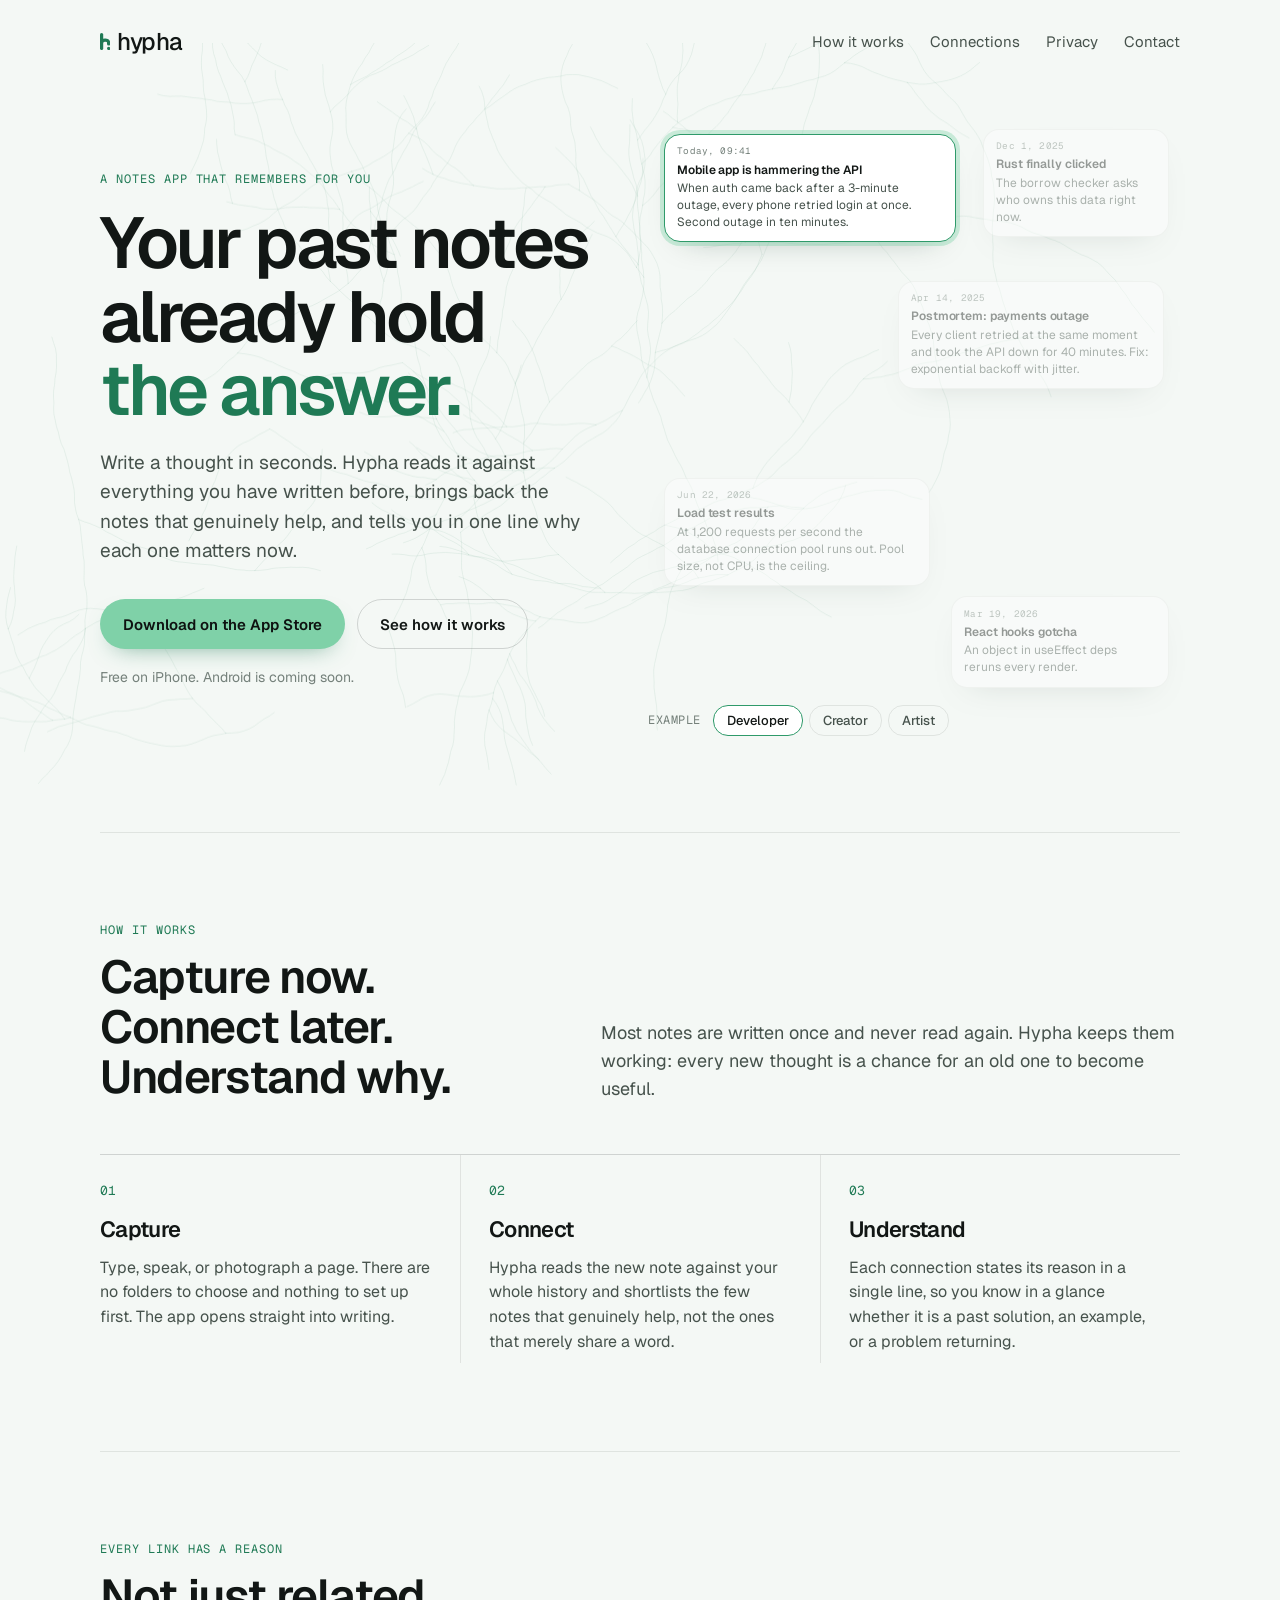
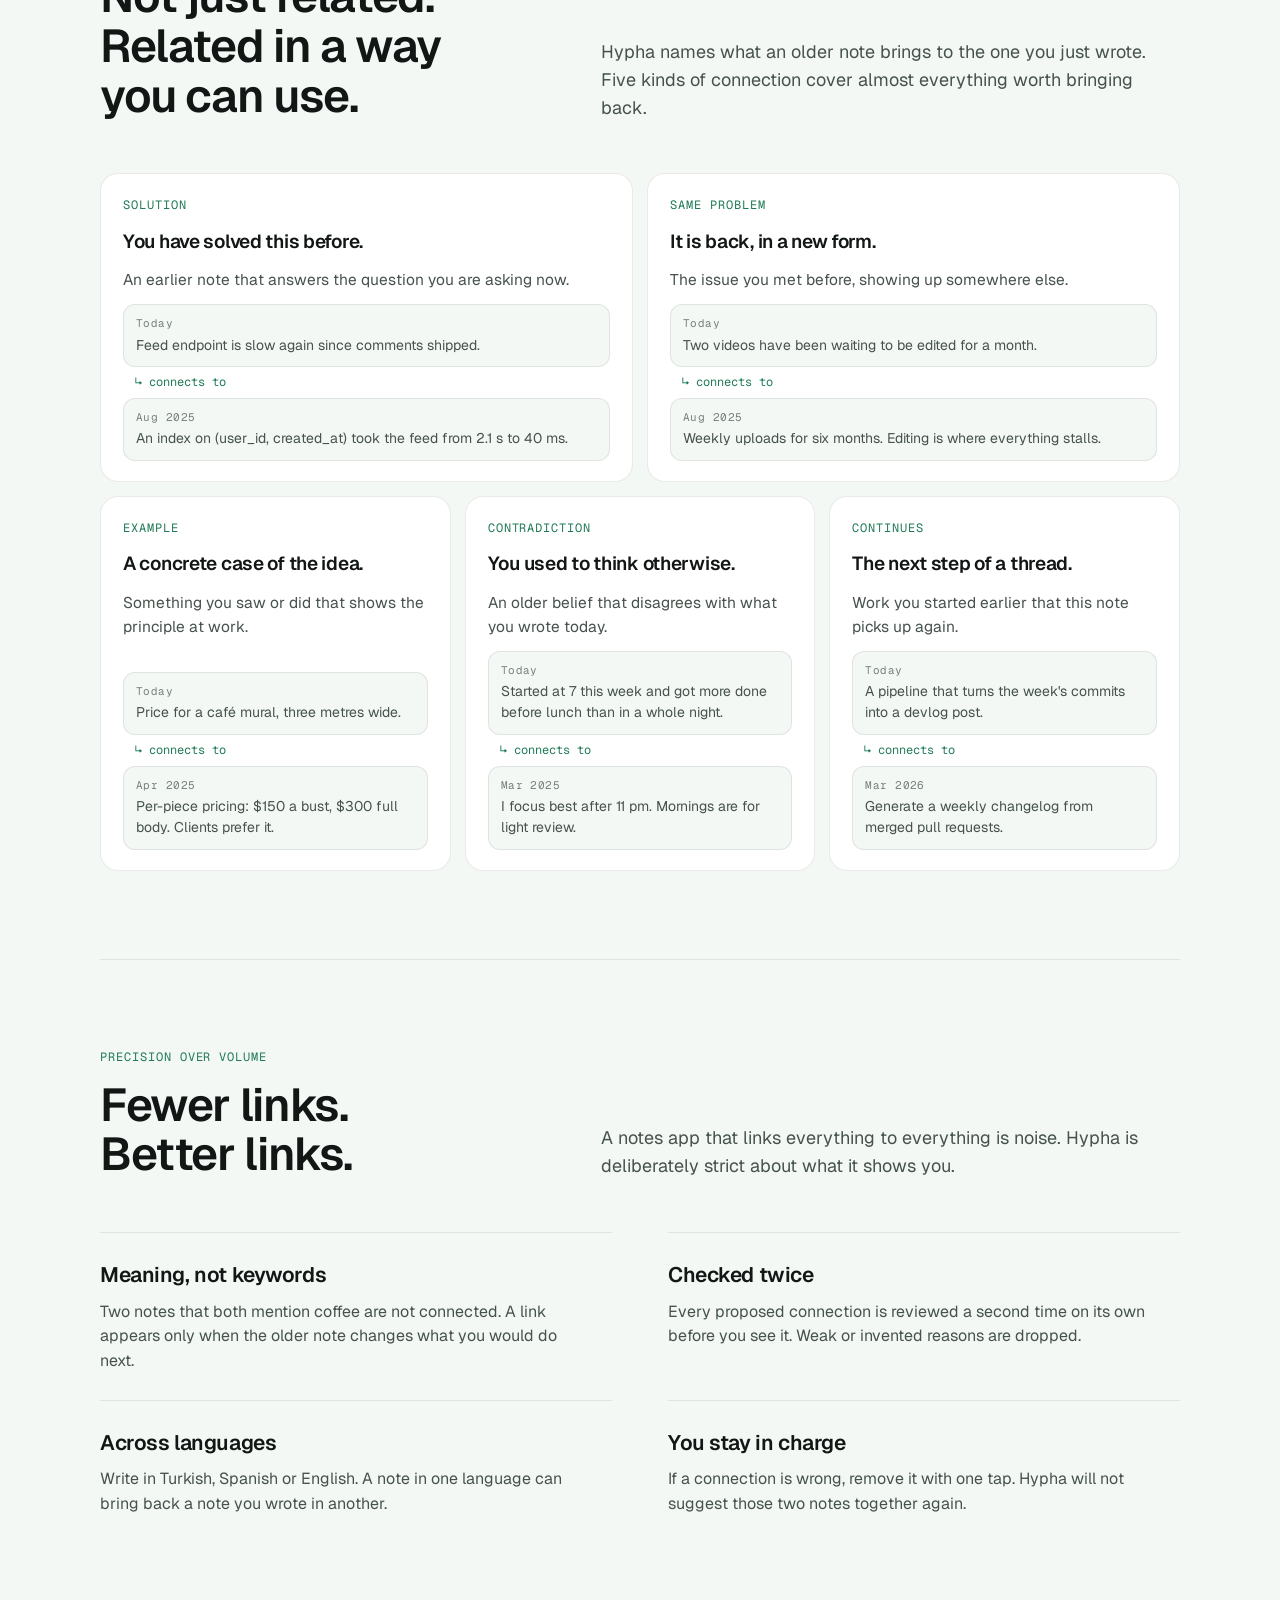
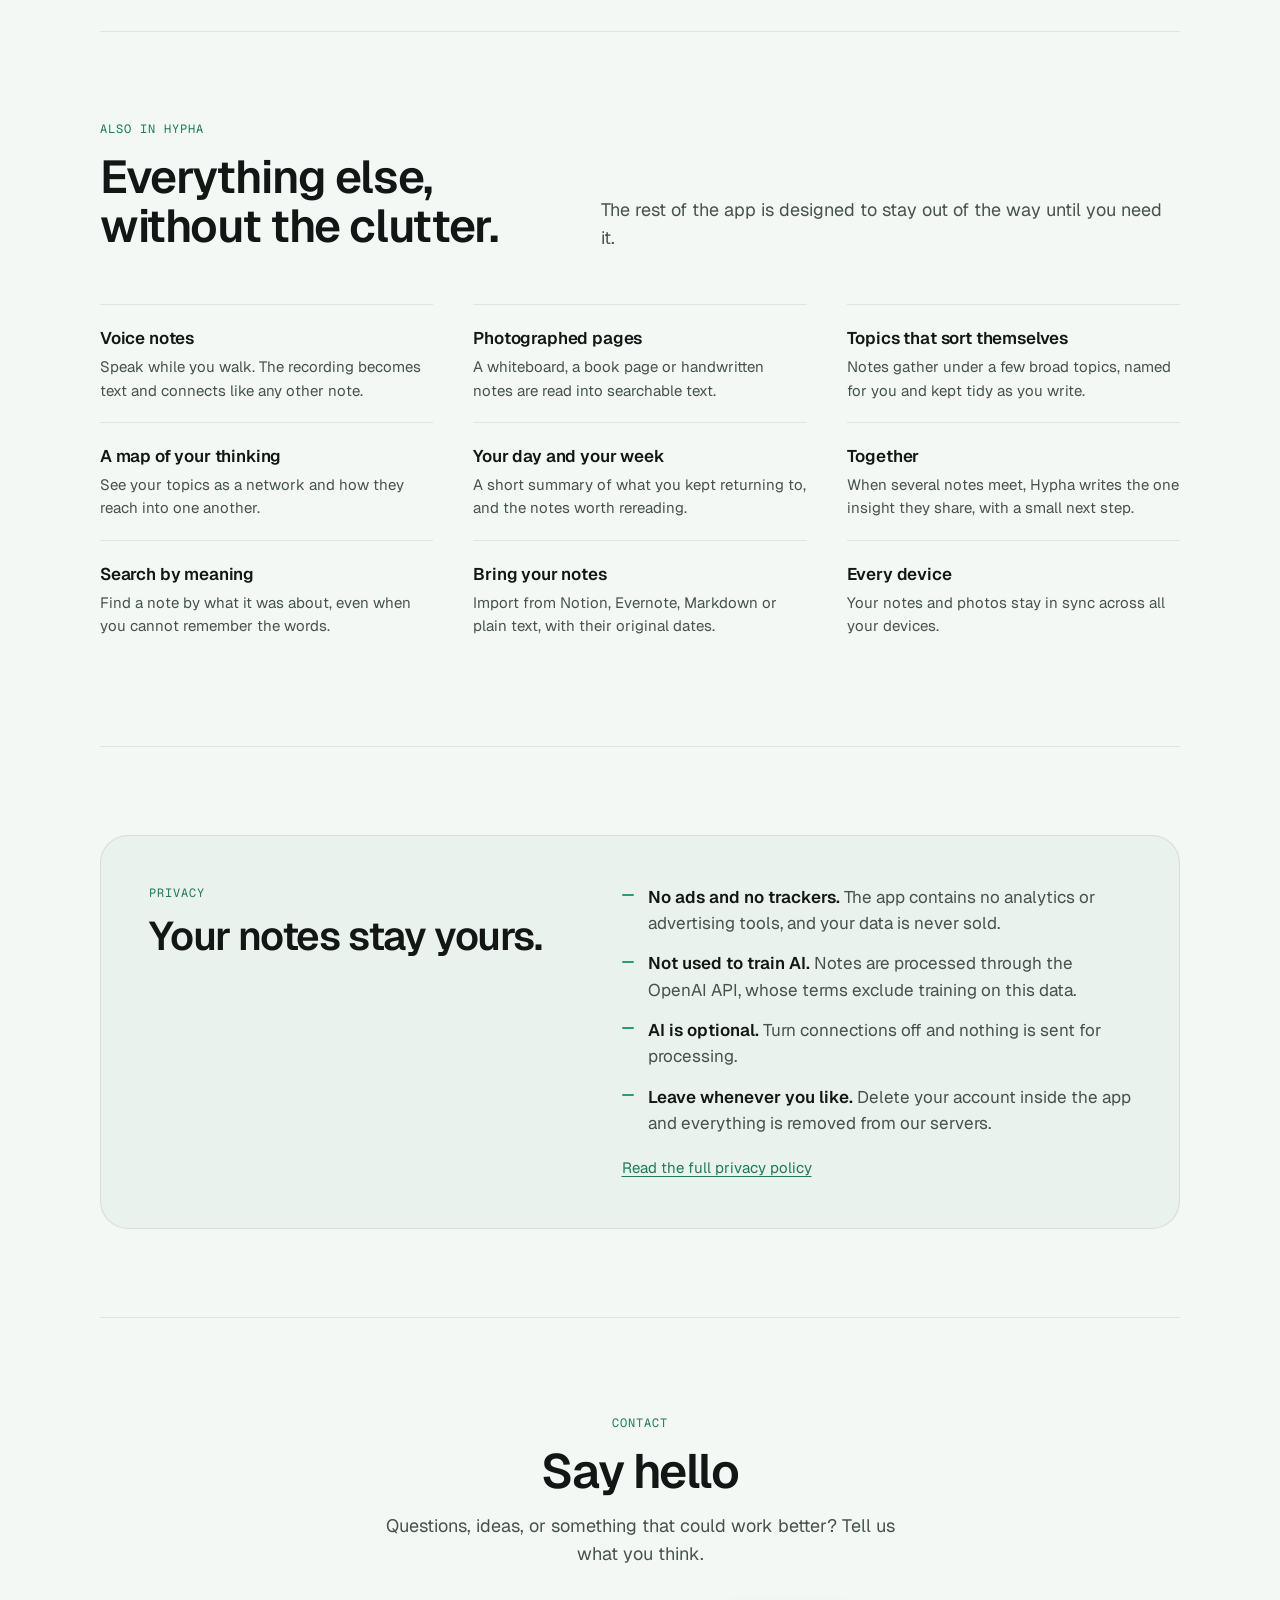
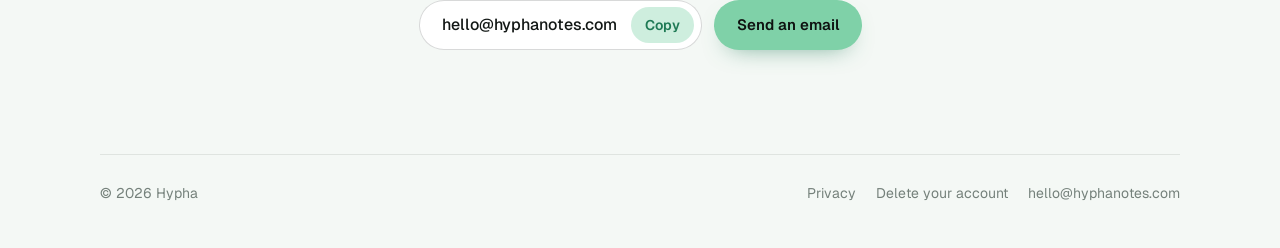
<file: index.html>
<!doctype html>
<html lang="en">
<head>
<meta charset="utf-8">
<meta name="viewport" content="width=device-width, initial-scale=1, viewport-fit=cover">
<title>Hypha · Notes that connect</title>
<meta name="description" content="Hypha is a notes app that connects what you write today to what you wrote before, and tells you why each connection matters.">
<meta name="theme-color" content="#7FD1A8">
<link rel="icon" href="/favicon.png">
<link rel="apple-touch-icon" href="/apple-touch-icon.png">
<meta property="og:title" content="Hypha · Notes that connect">
<meta property="og:description" content="Your past notes already hold the answer. Hypha finds them, and tells you why they matter now.">
<meta property="og:image" content="https://hyphanotes.com/icon-512.png">
<link rel="preconnect" href="https://fonts.googleapis.com">
<link rel="preconnect" href="https://fonts.gstatic.com" crossorigin>
<link href="https://fonts.googleapis.com/css2?family=Geist:wght@400;500;600&family=Geist+Mono:wght@400;500&display=swap" rel="stylesheet">
<link rel="stylesheet" href="/style.css?v=5">
</head>
<body>
<div class="wrap">
<header class="top">
  <a class="lockup" href="/" aria-label="Hypha home"><svg viewBox="308 172 408 680" aria-hidden="true"><path class="mark" d="M372 236 L372 788" stroke-width="128" stroke-linecap="round"/><path class="mark" d="M372 560 C372 430,652 410,652 560 L652 610" stroke-width="128" stroke-linecap="round"/><circle class="dot" cx="652" cy="788" r="64"/></svg>hypha</a>
  <nav class="nav"><a href="#how">How it works</a><a class="opt" href="#reasons">Connections</a><a href="/privacy">Privacy</a><a href="#contact">Contact</a></nav>
</header>

<main>
<section class="hero">
  <canvas class="field-bg" id="field" aria-hidden="true"></canvas>
  <div>
    <div class="label">A notes app that remembers for you</div>
    <h1>Your past notes already hold <em>the answer.</em></h1>
    <p class="lede">Write a thought in seconds. Hypha reads it against everything you have written before, brings back the notes that genuinely help, and tells you in one line why each one matters now.</p>
    <div class="actions">
      <a class="btn primary" href="https://apps.apple.com/app/id6830665921">Download on the App Store</a>
      <a class="btn ghost" href="#how">See how it works</a>
    </div>
    <p class="soon">Free on iPhone. Android is coming soon.</p>
  </div>

  <div class="demo">
    <div class="net" id="net" role="img" aria-label="An example: a new note links to two older notes, each with a one-line reason.">
      <svg class="threads" id="threads" aria-hidden="true"></svg>
    </div>
    <div class="who" role="group" aria-label="Example notes">
      <span>EXAMPLE</span>
      <button type="button" data-s="0" aria-pressed="true">Developer</button>
      <button type="button" data-s="1" aria-pressed="false">Creator</button>
      <button type="button" data-s="2" aria-pressed="false">Artist</button>
    </div>
  </div>
</section>

<section class="block" id="how">
  <div class="head">
    <div>
      <div class="label">How it works</div>
      <h2>Capture now. Connect later. Understand why.</h2>
    </div>
    <p>Most notes are written once and never read again. Hypha keeps them working: every new thought is a chance for an old one to become useful.</p>
  </div>
  <ol class="steps3">
    <li><div class="num">01</div><h3>Capture</h3><p>Type, speak, or photograph a page. There are no folders to choose and nothing to set up first. The app opens straight into writing.</p></li>
    <li><div class="num">02</div><h3>Connect</h3><p>Hypha reads the new note against your whole history and shortlists the few notes that genuinely help, not the ones that merely share a word.</p></li>
    <li><div class="num">03</div><h3>Understand</h3><p>Each connection states its reason in a single line, so you know in a glance whether it is a past solution, an example, or a problem returning.</p></li>
  </ol>
</section>

<section class="block" id="reasons">
  <div class="head">
    <div>
      <div class="label">Every link has a reason</div>
      <h2>Not just related. Related in a way you can use.</h2>
    </div>
    <p>Hypha names what an older note brings to the one you just wrote. Five kinds of connection cover almost everything worth bringing back.</p>
  </div>
  <div class="roles">
    <article class="role">
      <div class="label">Solution</div>
      <h3>You have solved this before.</h3>
      <p>An earlier note that answers the question you are asking now.</p>
      <div class="pair"><div><small>Today</small>Feed endpoint is slow again since comments shipped.</div><div class="arrow">↳ connects to</div><div><small>Aug 2025</small>An index on (user_id, created_at) took the feed from 2.1 s to 40 ms.</div></div>
    </article>
    <article class="role">
      <div class="label">Same problem</div>
      <h3>It is back, in a new form.</h3>
      <p>The issue you met before, showing up somewhere else.</p>
      <div class="pair"><div><small>Today</small>Two videos have been waiting to be edited for a month.</div><div class="arrow">↳ connects to</div><div><small>Aug 2025</small>Weekly uploads for six months. Editing is where everything stalls.</div></div>
    </article>
    <article class="role">
      <div class="label">Example</div>
      <h3>A concrete case of the idea.</h3>
      <p>Something you saw or did that shows the principle at work.</p>
      <div class="pair"><div><small>Today</small>Price for a café mural, three metres wide.</div><div class="arrow">↳ connects to</div><div><small>Apr 2025</small>Per-piece pricing: $150 a bust, $300 full body. Clients prefer it.</div></div>
    </article>
    <article class="role">
      <div class="label">Contradiction</div>
      <h3>You used to think otherwise.</h3>
      <p>An older belief that disagrees with what you wrote today.</p>
      <div class="pair"><div><small>Today</small>Started at 7 this week and got more done before lunch than in a whole night.</div><div class="arrow">↳ connects to</div><div><small>Mar 2025</small>I focus best after 11 pm. Mornings are for light review.</div></div>
    </article>
    <article class="role">
      <div class="label">Continues</div>
      <h3>The next step of a thread.</h3>
      <p>Work you started earlier that this note picks up again.</p>
      <div class="pair"><div><small>Today</small>A pipeline that turns the week's commits into a devlog post.</div><div class="arrow">↳ connects to</div><div><small>Mar 2026</small>Generate a weekly changelog from merged pull requests.</div></div>
    </article>
  </div>
</section>

<section class="block" id="principles">
  <div class="head">
    <div>
      <div class="label">Precision over volume</div>
      <h2>Fewer links. Better links.</h2>
    </div>
    <p>A notes app that links everything to everything is noise. Hypha is deliberately strict about what it shows you.</p>
  </div>
  <div class="principles">
    <div><h3>Meaning, not keywords</h3><p>Two notes that both mention coffee are not connected. A link appears only when the older note changes what you would do next.</p></div>
    <div><h3>Checked twice</h3><p>Every proposed connection is reviewed a second time on its own before you see it. Weak or invented reasons are dropped.</p></div>
    <div><h3>Across languages</h3><p>Write in Turkish, Spanish or English. A note in one language can bring back a note you wrote in another.</p></div>
    <div><h3>You stay in charge</h3><p>If a connection is wrong, remove it with one tap. Hypha will not suggest those two notes together again.</p></div>
  </div>
</section>

<section class="block" id="features">
  <div class="head">
    <div>
      <div class="label">Also in Hypha</div>
      <h2>Everything else, without the clutter.</h2>
    </div>
    <p>The rest of the app is designed to stay out of the way until you need it.</p>
  </div>
  <div class="more">
    <div><h3>Voice notes</h3><p>Speak while you walk. The recording becomes text and connects like any other note.</p></div>
    <div><h3>Photographed pages</h3><p>A whiteboard, a book page or handwritten notes are read into searchable text.</p></div>
    <div><h3>Topics that sort themselves</h3><p>Notes gather under a few broad topics, named for you and kept tidy as you write.</p></div>
    <div><h3>A map of your thinking</h3><p>See your topics as a network and how they reach into one another.</p></div>
    <div><h3>Your day and your week</h3><p>A short summary of what you kept returning to, and the notes worth rereading.</p></div>
    <div><h3>Together</h3><p>When several notes meet, Hypha writes the one insight they share, with a small next step.</p></div>
    <div><h3>Search by meaning</h3><p>Find a note by what it was about, even when you cannot remember the words.</p></div>
    <div><h3>Bring your notes</h3><p>Import from Notion, Evernote, Markdown or plain text, with their original dates.</p></div>
    <div><h3>Every device</h3><p>Your notes and photos stay in sync across all your devices.</p></div>
  </div>
</section>

<section class="block" id="privacy">
  <div class="privacy-band">
    <div>
      <div class="label">Privacy</div>
      <h2>Your notes stay yours.</h2>
    </div>
    <div>
      <ul>
        <li><strong>No ads and no trackers.</strong> The app contains no analytics or advertising tools, and your data is never sold.</li>
        <li><strong>Not used to train AI.</strong> Notes are processed through the OpenAI API, whose terms exclude training on this data.</li>
        <li><strong>AI is optional.</strong> Turn connections off and nothing is sent for processing.</li>
        <li><strong>Leave whenever you like.</strong> Delete your account inside the app and everything is removed from our servers.</li>
      </ul>
      <p class="more-link"><a href="/privacy">Read the full privacy policy</a></p>
    </div>
  </div>
</section>

<section class="contact" id="contact">
  <div class="label">Contact</div>
  <h2>Say hello</h2>
  <p>Questions, ideas, or something that could work better? Tell us what you think.</p>
  <div class="mail">
    <button class="addr" type="button" id="copy" title="Copy address">
      <span id="addr">hello@hyphanotes.com</span>
      <span class="copy-label" id="copyLabel">Copy</span>
    </button>
    <a class="btn primary" href="mailto:hello@hyphanotes.com">Send an email</a>
  </div>
</section>
</main>

<footer>
  <span>© 2026 Hypha</span>
  <span><a href="/privacy">Privacy</a><a href="/delete">Delete your account</a><a href="mailto:hello@hyphanotes.com">hello@hyphanotes.com</a></span>
</footer>
</div>

<script>
(function () {
  // ---- Example notes: one new note, two older notes it connects to, two that it doesn't.
  var S = [
    { new: ["Today, 09:41", "Mobile app is hammering the API", "When auth came back after a 3-minute outage, every phone retried login at once. Second outage in ten minutes."],
      a: ["Apr 14, 2025", "Postmortem: payments outage", "Every client retried at the same moment and took the API down for 40 minutes. Fix: exponential backoff with jitter.", "Solution", "You fixed this exact pattern in April: back off, with jitter."],
      b: ["Jun 22, 2026", "Load test results", "At 1,200 requests per second the database connection pool runs out. Pool size, not CPU, is the ceiling.", "Example", "Shows where the next limit is when traffic spikes."],
      d: [["Dec 1, 2025", "Rust finally clicked", "The borrow checker asks who owns this data right now."], ["Mar 19, 2026", "React hooks gotcha", "An object in useEffect deps reruns every render."]] },
    { new: ["Today, 18:20", "Video idea: Big-O for non-programmers", "Most viewers leave tutorials in the first minute. How should this one open so they stay?"],
      a: ["Apr 15, 2026", "Hook formula from Ali", "Show the finished result on screen in the first three seconds, then rewind and explain how you got there.", "Solution", "A tested opening for exactly this question."],
      b: ["Mar 10, 2025", "Retention graph, Git video", "35% of viewers left at 0:40, right where I explained my setup instead of the promise.", "Same problem", "The first minute is where you lost them before."],
      d: [["Jul 27, 2026", "Lighting setup", "Key light at 45°, window behind the camera."], ["Oct 30, 2025", "Shorts experiment", "1,200 new subscribers, few watch long videos."]] },
    { new: ["Today, 22:05", "Series for the spring show", "The gallery wants eight connected pieces, something personal, a clear voice. I don't have a theme yet."],
      a: ["Feb 22, 2026", "A theme I keep returning to", "Empty rooms right after people leave. Five sketches of it, none of them planned.", "Solution", "A theme you already return to without trying."],
      b: ["Jun 25, 2025", "Curator feedback", "\"Technically strong, but it doesn't say anything yet.\"", "Continues", "This show is your chance to answer her."],
      d: [["Mar 28, 2026", "Prints vs originals", "40 prints sold at the fair, one original."], ["Jan 15, 2026", "Rim light study", "A warm edge makes a figure pop off dark."]] }
  ];

  var net = document.getElementById('net'), svg = document.getElementById('threads');
  var buttons = [].slice.call(document.querySelectorAll('.who button'));
  var reduce = window.matchMedia('(prefers-reduced-motion: reduce)').matches;
  var NS = 'http://www.w3.org/2000/svg';
  var cur = 0, run = 0, timers = [];

  function el(tag, cls, text) { var e = document.createElement(tag); if (cls) e.className = cls; if (text != null) e.textContent = text; return e; }
  function card(d, cls, why) {
    var n = el('div', 'n ' + cls);
    n.appendChild(el('div', 'when', d[0]));
    n.appendChild(el('b', '', d[1]));
    var p = el('p', '', d[2]); n.appendChild(p);
    if (why) {
      var w = el('div', 'why'), inner = el('div'), s = el('span');
      var role = el('i', '', why[0]); s.appendChild(role); s.appendChild(document.createTextNode(why[1]));
      inner.appendChild(s); w.appendChild(inner); n.appendChild(w);
    }
    return n;
  }
  function narrow() { return net.clientWidth < 520; }
  // Where each card sits (percent of the field).
  function place(n, slot) {
    var wide = {
      new: [3, 2, 55], a: [47, 28, 50], b: [3, 63, 50], d0: [63, 1, 35], d1: [57, 84, 41]
    }, small = {
      new: [2, 1, 80], a: [18, 31, 80], b: [2, 66, 80], d0: [0, 0, 0], d1: [0, 0, 0]
    };
    var p = (narrow() ? small : wide)[slot];
    n.style.left = p[0] + '%'; n.style.top = p[1] + '%'; n.style.width = p[2] + '%';
    if (narrow() && slot[0] === 'd') n.style.display = 'none';
  }
  function later(ms, f) { var id = run; timers.push(setTimeout(function () { if (id === run) f(); }, reduce ? 0 : ms)); }
  function clear() { timers.forEach(clearTimeout); timers = []; run++; [].slice.call(net.querySelectorAll('.n')).forEach(function (n) { n.remove(); }); svg.innerHTML = ''; }

  // A thread from card A to card B: leaves the facing edge, curves like a hypha.
  function anchor(r, other) {
    var cx = r.x + r.w / 2, cy = r.y + r.h / 2, ox = other.x + other.w / 2, oy = other.y + other.h / 2;
    var dx = ox - cx, dy = oy - cy;
    if (Math.abs(dx) / r.w > Math.abs(dy) / r.h) return { x: dx > 0 ? r.x + r.w : r.x, y: cy + Math.max(-r.h * .25, Math.min(r.h * .25, dy * .2)), nx: dx > 0 ? 1 : -1, ny: 0 };
    return { x: cx + Math.max(-r.w * .3, Math.min(r.w * .3, dx * .25)), y: dy > 0 ? r.y + r.h : r.y, nx: 0, ny: dy > 0 ? 1 : -1 };
  }
  function rect(n) { var b = net.getBoundingClientRect(), r = n.getBoundingClientRect(); return { x: r.left - b.left, y: r.top - b.top, w: r.width, h: r.height }; }
  function grow(from, to, done) {
    var A = rect(from), B = rect(to), p = anchor(A, B), q = anchor(B, A);
    // On a phone the cards stack; a thread to a card below the middle one
    // runs down the left margin instead of behind it.
    if (narrow() && B.y - (A.y + A.h) > 60) {
      p = { x: A.x + 14, y: A.y + A.h, nx: 0, ny: 1 }; q = { x: B.x + 14, y: B.y, nx: 0, ny: -1 };
    }
    var dist = Math.hypot(q.x - p.x, q.y - p.y), k = dist * .42;
    var d = 'M' + p.x + ' ' + p.y + ' C' + (p.x + p.nx * k + (q.x - p.x) * .1) + ' ' + (p.y + p.ny * k) + ' ' + (q.x + q.nx * k) + ' ' + (q.y + q.ny * k - (q.y - p.y) * .08) + ' ' + q.x + ' ' + q.y;
    var g = document.createElementNS(NS, 'g');
    var halo = document.createElementNS(NS, 'path'); halo.setAttribute('class', 't halo'); halo.setAttribute('d', d);
    var path = document.createElementNS(NS, 'path'); path.setAttribute('class', 't'); path.setAttribute('d', d);
    var tipG = document.createElementNS(NS, 'circle'); tipG.setAttribute('class', 'tip-glow'); tipG.setAttribute('r', 7);
    var tip = document.createElementNS(NS, 'circle'); tip.setAttribute('class', 'tip'); tip.setAttribute('r', 2.6);
    g.appendChild(halo); g.appendChild(path); g.appendChild(tipG); g.appendChild(tip); svg.appendChild(g);
    var len = path.getTotalLength();
    [halo, path].forEach(function (x) { x.style.strokeDasharray = len; x.style.strokeDashoffset = len; });
    // Little side filaments, like hyphae branching as they grow.
    var branches = [];
    [.28, .52, .74].forEach(function (f, i) {
      var pt = path.getPointAtLength(len * f), pt2 = path.getPointAtLength(len * f + 2);
      var ang = Math.atan2(pt2.y - pt.y, pt2.x - pt.x) + (i % 2 ? 1 : -1) * (0.7 + Math.random() * .4);
      var L = 10 + Math.random() * 12, mx = pt.x + Math.cos(ang) * L * .6, my = pt.y + Math.sin(ang) * L * .6;
      var ex = pt.x + Math.cos(ang + .3) * L, ey = pt.y + Math.sin(ang + .3) * L;
      var b = document.createElementNS(NS, 'path'); b.setAttribute('class', 'b');
      b.setAttribute('d', 'M' + pt.x + ' ' + pt.y + ' Q' + mx + ' ' + my + ' ' + ex + ' ' + ey);
      g.insertBefore(b, path); var bl = b.getTotalLength(); b.style.strokeDasharray = bl; b.style.strokeDashoffset = bl;
      branches.push([b, bl, f]);
    });
    var dur = reduce ? 1 : 1500, t0 = null, id = run;
    function step(ts) {
      if (id !== run) return;
      if (t0 === null) t0 = ts;
      var t = Math.min(1, (ts - t0) / dur), e = 1 - Math.pow(1 - t, 3);
      [halo, path].forEach(function (x) { x.style.strokeDashoffset = len * (1 - e); });
      var pt = path.getPointAtLength(len * e);
      tip.setAttribute('cx', pt.x); tip.setAttribute('cy', pt.y); tipG.setAttribute('cx', pt.x); tipG.setAttribute('cy', pt.y);
      branches.forEach(function (b) { var u = Math.max(0, Math.min(1, (e - b[2]) / .25)); b[0].style.strokeDashoffset = b[1] * (1 - u); });
      if (t < 1) requestAnimationFrame(step);
      else { tip.setAttribute('r', 2); tipG.style.opacity = .5; done && done(); }
    }
    requestAnimationFrame(step);
  }
  function type(p, text, done) {
    if (reduce) { p.textContent = text; return done(); }
    var i = 0, caret = el('span', 'caret'); p.textContent = ''; p.appendChild(caret);
    var id = run;
    (function tick() {
      if (id !== run) return;
      i += 2; p.textContent = text.slice(0, i); p.appendChild(caret);
      if (i < text.length) setTimeout(tick, 22); else { caret.remove(); done(); }
    })();
  }

  function show(k) {
    clear(); cur = k;
    buttons.forEach(function (b, i) { b.setAttribute('aria-pressed', String(i === k)); });
    var s = S[k];
    var nNew = card(s.new, 'new hidden'), nA = card(s.a, 'dim', [s.a[3], s.a[4]]), nB = card(s.b, 'dim', [s.b[3], s.b[4]]);
    var d0 = card(s.d[0], 'dim'), d1 = card(s.d[1], 'dim');
    [[nNew, 'new'], [nA, 'a'], [nB, 'b'], [d0, 'd0'], [d1, 'd1']].forEach(function (x) { place(x[0], x[1]); net.appendChild(x[0]); });
    var body = nNew.querySelector('p'), text = s.new[2];
    body.textContent = '';
    later(350, function () {
      nNew.classList.remove('hidden');
      type(body, text, function () {
        later(450, function () { grow(nNew, nA, function () { nA.classList.add('lit'); }); });
        later(2300, function () { grow(nNew, nB, function () { nB.classList.add('lit'); }); });
        later(9200, function () { if (!paused) show((cur + 1) % S.length); });
      });
    });
  }
  var paused = false;
  buttons.forEach(function (b, i) { b.addEventListener('click', function () { paused = true; show(i); }); });
  // Redraw on resize (threads are measured from the cards).
  var rt; window.addEventListener('resize', function () { clearTimeout(rt); rt = setTimeout(function () { show(cur); drawField(); }, 200); });
  // Only animate while the hero is on screen.
  if ('IntersectionObserver' in window) {
    var seen = false;
    new IntersectionObserver(function (es) { if (es[0].isIntersecting && !seen) { seen = true; show(0); } }, { threshold: .2 }).observe(net);
  } else show(0);

  // ---- Background: faint hyphae, drawn once.
  var cv = document.getElementById('field');
  function drawField() {
    var r = cv.getBoundingClientRect(), dpr = Math.min(2, window.devicePixelRatio || 1);
    cv.width = r.width * dpr; cv.height = r.height * dpr;
    var c = cv.getContext('2d'); c.scale(dpr, dpr); c.clearRect(0, 0, r.width, r.height);
    var dark = getComputedStyle(document.documentElement).getPropertyValue('--bg').trim().indexOf('#0') === 0;
    c.strokeStyle = dark ? 'rgba(127,209,168,.075)' : 'rgba(31,122,85,.075)'; c.lineWidth = 1; c.lineCap = 'round';
    var seed = 7; function rnd() { seed = (seed * 16807) % 2147483647; return seed / 2147483647; }
    function hypha(x, y, a, life, depth) {
      c.beginPath(); c.moveTo(x, y);
      for (var i = 0; i < life; i++) {
        a += (rnd() - .5) * .35; x += Math.cos(a) * 6; y += Math.sin(a) * 6; c.lineTo(x, y);
        if (depth < 3 && rnd() < .035) { c.stroke(); hypha(x, y, a + (rnd() < .5 ? -1 : 1) * (.6 + rnd() * .5), life * .55, depth + 1); c.beginPath(); c.moveTo(x, y); }
      }
      c.stroke();
    }
    for (var i = 0; i < 16; i++) hypha(rnd() * r.width, rnd() * r.height, rnd() * Math.PI * 2, 40 + rnd() * 50, 0);
  }
  drawField();

  // ---- Copy the email address.
  var btn = document.getElementById('copy'), label = document.getElementById('copyLabel');
  btn.addEventListener('click', function () {
    function ok() { label.textContent = 'Copied'; btn.classList.add('done'); setTimeout(function () { label.textContent = 'Copy'; btn.classList.remove('done'); }, 2200); }
    try {
      navigator.clipboard.writeText('hello@hyphanotes.com').then(ok, function () {
        var rg = document.createRange(); rg.selectNodeContents(document.getElementById('addr'));
        var sel = window.getSelection(); sel.removeAllRanges(); sel.addRange(rg); label.textContent = 'Press Ctrl+C';
      });
    } catch (e) {}
  });
})();
</script>
</body>
</html>
</file>
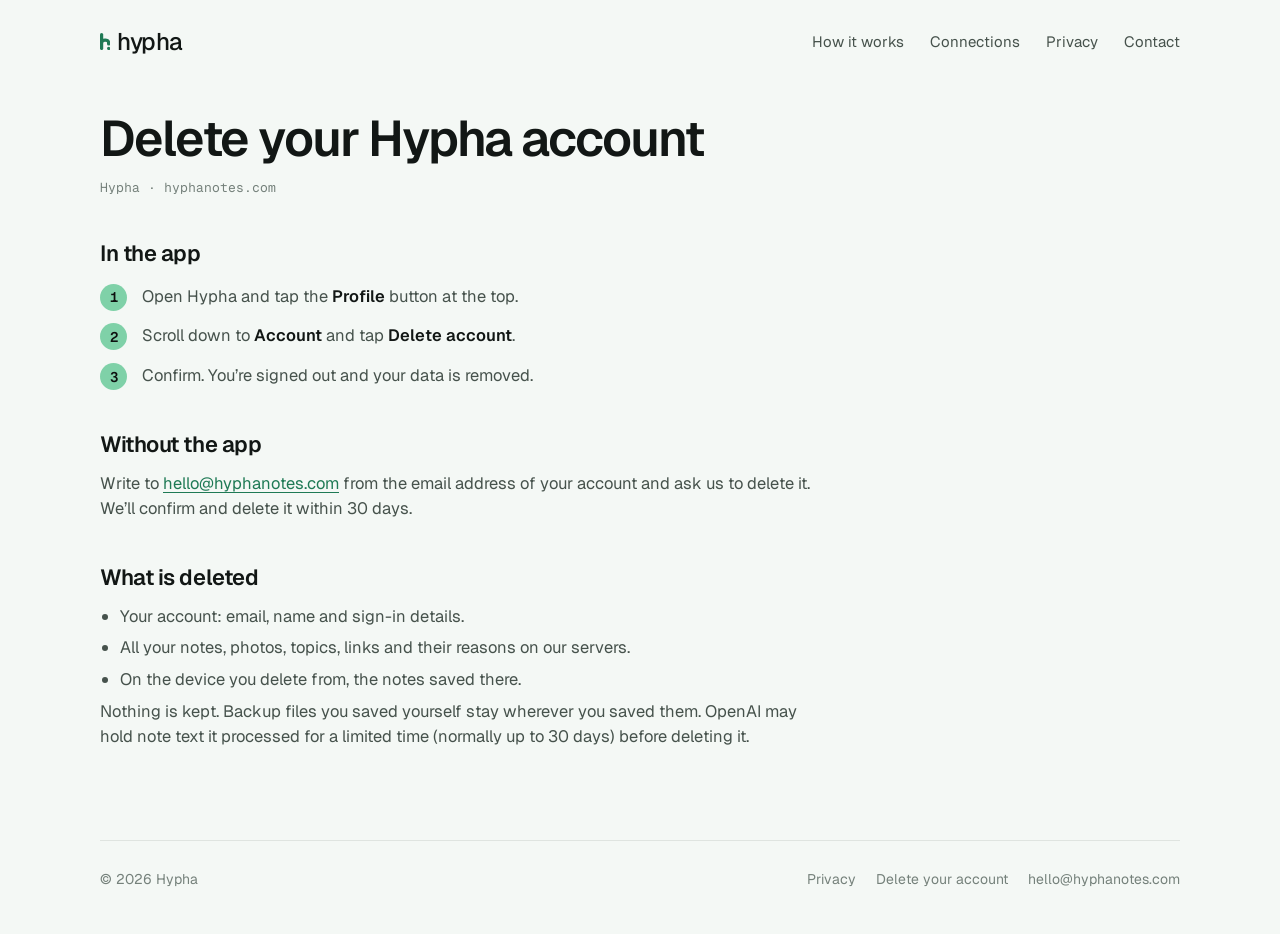
<file: delete.html>
<!doctype html>
<html lang="en">
<head>
<meta charset="utf-8">
<meta name="viewport" content="width=device-width, initial-scale=1, viewport-fit=cover">
<title>Delete your account · Hypha</title>
<meta name="description" content="How to delete your Hypha account and data.">
<meta name="theme-color" content="#7FD1A8">
<link rel="icon" href="/favicon.png">
<link rel="apple-touch-icon" href="/apple-touch-icon.png">
<meta property="og:title" content="Delete your account · Hypha">
<meta property="og:description" content="How to delete your Hypha account and data.">
<meta property="og:image" content="https://hyphanotes.com/icon-512.png">
<link rel="preconnect" href="https://fonts.googleapis.com">
<link rel="preconnect" href="https://fonts.gstatic.com" crossorigin>
<link href="https://fonts.googleapis.com/css2?family=Geist:wght@400;500;600&family=Geist+Mono:wght@400;500&display=swap" rel="stylesheet">
<link rel="stylesheet" href="/style.css?v=5">
</head>
<body>
<div class="wrap">
<header class="top">
  <a class="lockup" href="/"><svg viewBox="308 172 408 680" aria-hidden="true"><path class="mark" d="M372 236 L372 788" stroke-width="128" stroke-linecap="round"/><path class="mark" d="M372 560 C372 430,652 410,652 560 L652 610" stroke-width="128" stroke-linecap="round"/><circle class="dot" cx="652" cy="788" r="64"/></svg>hypha</a>
  <nav class="nav"><a href="/#how">How it works</a><a class="opt" href="/#reasons">Connections</a><a href="/privacy">Privacy</a><a href="/#contact">Contact</a></nav>
</header>
<main class="doc">
<h1>Delete your Hypha account</h1>
<p class="updated">Hypha · hyphanotes.com</p>

<h2>In the app</h2>
<ol class="steps">
<li>Open Hypha and tap the <strong>Profile</strong> button at the top.</li>
<li>Scroll down to <strong>Account</strong> and tap <strong>Delete account</strong>.</li>
<li>Confirm. You’re signed out and your data is removed.</li>
</ol>

<h2>Without the app</h2>
<p>Write to <a href="mailto:hello@hyphanotes.com?subject=Delete%20my%20Hypha%20account">hello@hyphanotes.com</a> from the email address of your account and ask us to delete it. We’ll confirm and delete it within 30 days.</p>

<h2>What is deleted</h2>
<ul>
<li>Your account: email, name and sign-in details.</li>
<li>All your notes, photos, topics, links and their reasons on our servers.</li>
<li>On the device you delete from, the notes saved there.</li>
</ul>
<p>Nothing is kept. Backup files you saved yourself stay wherever you saved them. OpenAI may hold note text it processed for a limited time (normally up to 30 days) before deleting it.</p>
</main>
<footer>
  <span>© 2026 Hypha</span>
  <span><a href="/privacy">Privacy</a><a href="/delete">Delete your account</a><a href="mailto:hello@hyphanotes.com">hello@hyphanotes.com</a></span>
</footer>
</div>
</body>
</html>
</file>
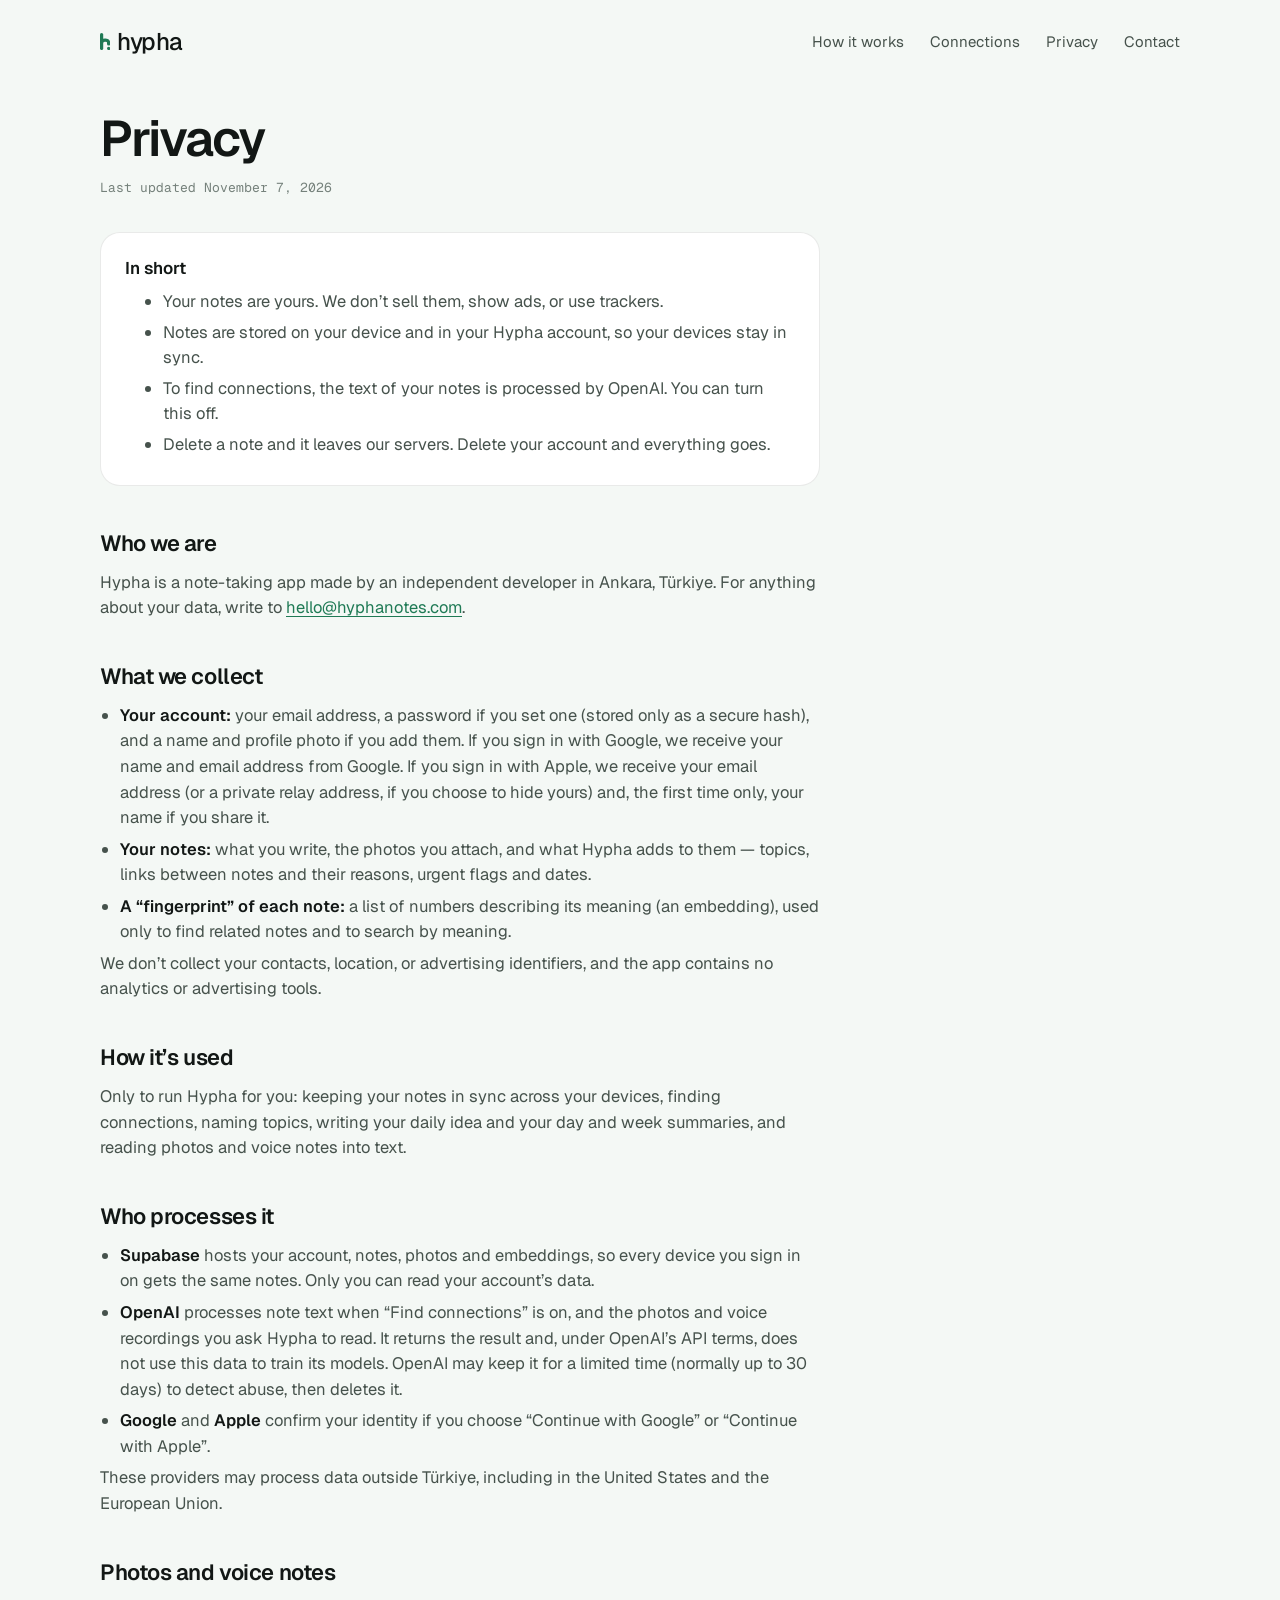
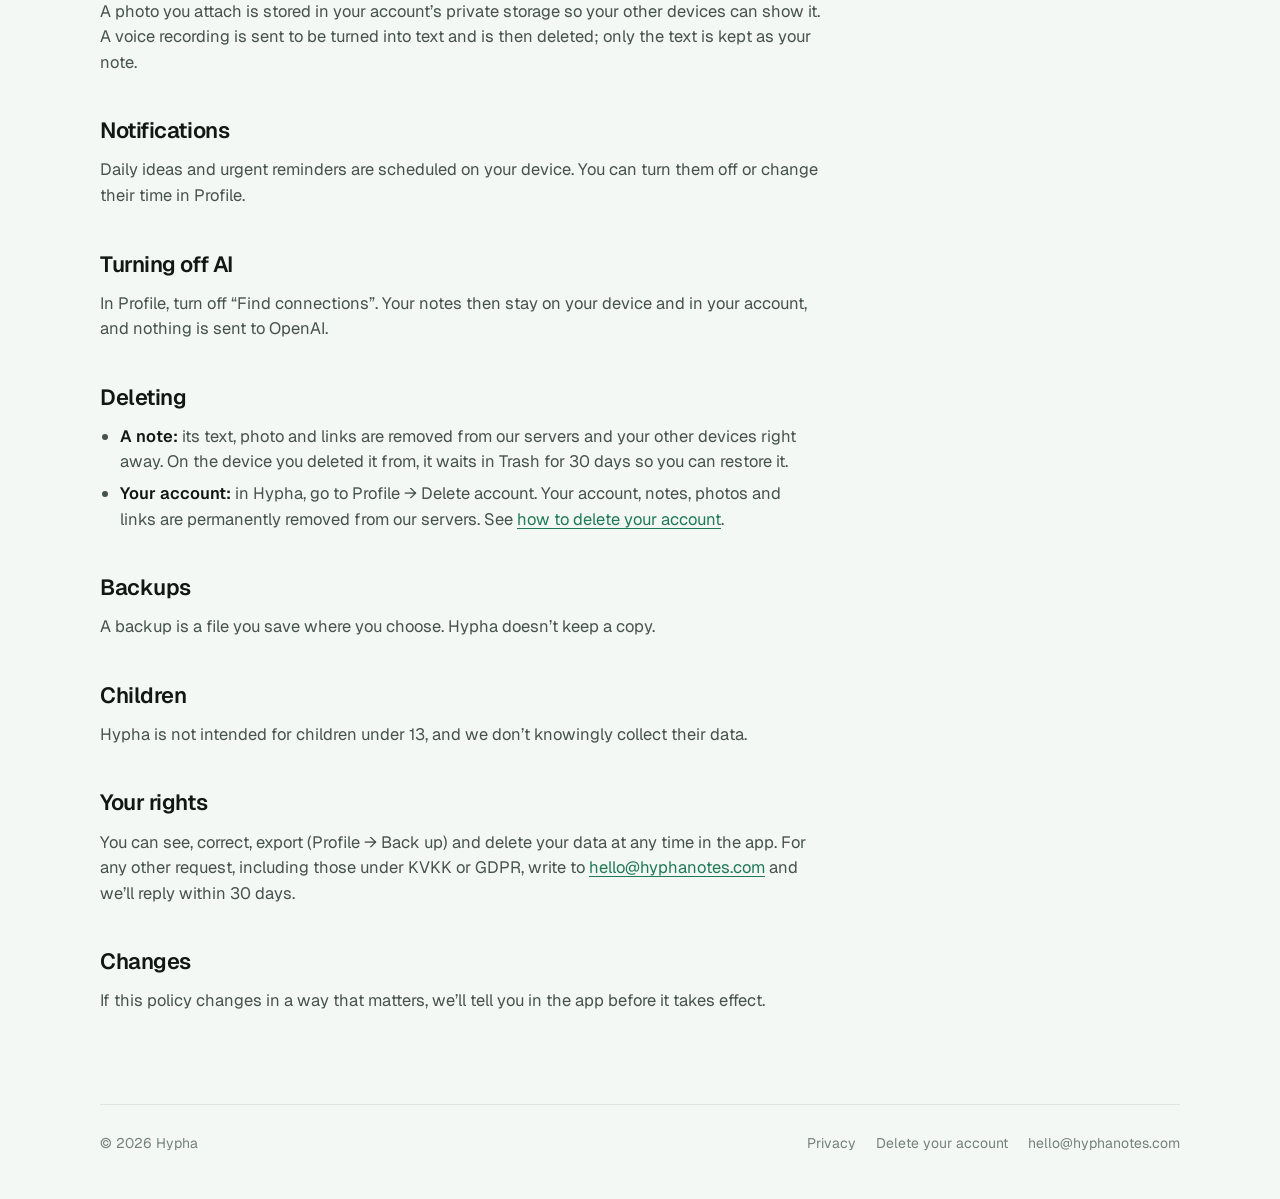
<file: privacy.html>
<!doctype html>
<html lang="en">
<head>
<meta charset="utf-8">
<meta name="viewport" content="width=device-width, initial-scale=1, viewport-fit=cover">
<title>Privacy · Hypha</title>
<meta name="description" content="How Hypha handles your notes, photos and account.">
<meta name="theme-color" content="#7FD1A8">
<link rel="icon" href="/favicon.png">
<link rel="apple-touch-icon" href="/apple-touch-icon.png">
<meta property="og:title" content="Privacy · Hypha">
<meta property="og:description" content="How Hypha handles your notes, photos and account.">
<meta property="og:image" content="https://hyphanotes.com/icon-512.png">
<link rel="preconnect" href="https://fonts.googleapis.com">
<link rel="preconnect" href="https://fonts.gstatic.com" crossorigin>
<link href="https://fonts.googleapis.com/css2?family=Geist:wght@400;500;600&family=Geist+Mono:wght@400;500&display=swap" rel="stylesheet">
<link rel="stylesheet" href="/style.css?v=5">
</head>
<body>
<div class="wrap">
<header class="top">
  <a class="lockup" href="/"><svg viewBox="308 172 408 680" aria-hidden="true"><path class="mark" d="M372 236 L372 788" stroke-width="128" stroke-linecap="round"/><path class="mark" d="M372 560 C372 430,652 410,652 560 L652 610" stroke-width="128" stroke-linecap="round"/><circle class="dot" cx="652" cy="788" r="64"/></svg>hypha</a>
  <nav class="nav"><a href="/#how">How it works</a><a class="opt" href="/#reasons">Connections</a><a href="/privacy">Privacy</a><a href="/#contact">Contact</a></nav>
</header>
<main class="doc">
<h1>Privacy</h1>
<p class="updated">Last updated November 7, 2026</p>

<div class="summary">
<strong>In short</strong>
<ul>
<li>Your notes are yours. We don’t sell them, show ads, or use trackers.</li>
<li>Notes are stored on your device and in your Hypha account, so your devices stay in sync.</li>
<li>To find connections, the text of your notes is processed by OpenAI. You can turn this off.</li>
<li>Delete a note and it leaves our servers. Delete your account and everything goes.</li>
</ul>
</div>

<h2>Who we are</h2>
<p>Hypha is a note-taking app made by an independent developer in Ankara, Türkiye. For anything about your data, write to <a href="mailto:hello@hyphanotes.com">hello@hyphanotes.com</a>.</p>

<h2>What we collect</h2>
<ul>
<li><strong>Your account:</strong> your email address, a password if you set one (stored only as a secure hash), and a name and profile photo if you add them. If you sign in with Google, we receive your name and email address from Google. If you sign in with Apple, we receive your email address (or a private relay address, if you choose to hide yours) and, the first time only, your name if you share it.</li>
<li><strong>Your notes:</strong> what you write, the photos you attach, and what Hypha adds to them — topics, links between notes and their reasons, urgent flags and dates.</li>
<li><strong>A “fingerprint” of each note:</strong> a list of numbers describing its meaning (an embedding), used only to find related notes and to search by meaning.</li>
</ul>
<p>We don’t collect your contacts, location, or advertising identifiers, and the app contains no analytics or advertising tools.</p>

<h2>How it’s used</h2>
<p>Only to run Hypha for you: keeping your notes in sync across your devices, finding connections, naming topics, writing your daily idea and your day and week summaries, and reading photos and voice notes into text.</p>

<h2>Who processes it</h2>
<ul>
<li><strong>Supabase</strong> hosts your account, notes, photos and embeddings, so every device you sign in on gets the same notes. Only you can read your account’s data.</li>
<li><strong>OpenAI</strong> processes note text when “Find connections” is on, and the photos and voice recordings you ask Hypha to read. It returns the result and, under OpenAI’s API terms, does not use this data to train its models. OpenAI may keep it for a limited time (normally up to 30 days) to detect abuse, then deletes it.</li>
<li><strong>Google</strong> and <strong>Apple</strong> confirm your identity if you choose “Continue with Google” or “Continue with Apple”.</li>
</ul>
<p>These providers may process data outside Türkiye, including in the United States and the European Union.</p>

<h2>Photos and voice notes</h2>
<p>A photo you attach is stored in your account’s private storage so your other devices can show it. A voice recording is sent to be turned into text and is then deleted; only the text is kept as your note.</p>

<h2>Notifications</h2>
<p>Daily ideas and urgent reminders are scheduled on your device. You can turn them off or change their time in Profile.</p>

<h2>Turning off AI</h2>
<p>In Profile, turn off “Find connections”. Your notes then stay on your device and in your account, and nothing is sent to OpenAI.</p>

<h2>Deleting</h2>
<ul>
<li><strong>A note:</strong> its text, photo and links are removed from our servers and your other devices right away. On the device you deleted it from, it waits in Trash for 30 days so you can restore it.</li>
<li><strong>Your account:</strong> in Hypha, go to Profile → Delete account. Your account, notes, photos and links are permanently removed from our servers. See <a href="/delete">how to delete your account</a>.</li>
</ul>

<h2>Backups</h2>
<p>A backup is a file you save where you choose. Hypha doesn’t keep a copy.</p>

<h2>Children</h2>
<p>Hypha is not intended for children under 13, and we don’t knowingly collect their data.</p>

<h2>Your rights</h2>
<p>You can see, correct, export (Profile → Back up) and delete your data at any time in the app. For any other request, including those under KVKK or GDPR, write to <a href="mailto:hello@hyphanotes.com">hello@hyphanotes.com</a> and we’ll reply within 30 days.</p>

<h2>Changes</h2>
<p>If this policy changes in a way that matters, we’ll tell you in the app before it takes effect.</p>
</main>
<footer>
  <span>© 2026 Hypha</span>
  <span><a href="/privacy">Privacy</a><a href="/delete">Delete your account</a><a href="mailto:hello@hyphanotes.com">hello@hyphanotes.com</a></span>
</footer>
</div>
</body>
</html>
</file>
<file: style.css>
/* Hypha · hyphanotes.com
   Living-network direction: the page is a quiet field where notes sit and
   threads grow between them. Mint is the thread, ink is the text.
   Type: Geist for reading, Geist Mono for the app's own labels (roles, dates). */
:root {
  --bg: #f4f8f5;
  --bg-deep: #e9f2ec;
  --surface: #ffffff;
  --text: #121715;
  --text-2: #46524c;
  --text-3: #75817b;
  --line: rgba(18, 23, 21, .09);
  --line-strong: rgba(18, 23, 21, .16);
  --mint: #7fd1a8;
  --thread: #2f9a6a;
  --accent: #1f7a55;
  --ink: #0e1110;
  --glow: rgba(127, 209, 168, .38);
  --shadow: 0 1px 0 rgba(255, 255, 255, .6) inset, 0 14px 32px -20px rgba(14, 40, 30, .35);
  --sans: "Geist", system-ui, -apple-system, "Segoe UI", sans-serif;
  --mono: "Geist Mono", ui-monospace, "SFMono-Regular", Menlo, monospace;
  color-scheme: light;
}
@media (prefers-color-scheme: dark) {
  :root:not([data-theme="light"]) {
    --bg: #0d100f;
    --bg-deep: #111614;
    --surface: #161b19;
    --text: #edf2ef;
    --text-2: #b4bfb9;
    --text-3: #7f8a85;
    --line: rgba(255, 255, 255, .08);
    --line-strong: rgba(255, 255, 255, .15);
    --thread: #7fd1a8;
    --accent: #7fd1a8;
    --glow: rgba(127, 209, 168, .28);
    --shadow: 0 18px 40px -22px rgba(0, 0, 0, .8);
    color-scheme: dark;
  }
}
:root[data-theme="dark"] {
  --bg: #0d100f; --bg-deep: #111614; --surface: #161b19; --text: #edf2ef; --text-2: #b4bfb9; --text-3: #7f8a85;
  --line: rgba(255, 255, 255, .08); --line-strong: rgba(255, 255, 255, .15); --thread: #7fd1a8; --accent: #7fd1a8;
  --glow: rgba(127, 209, 168, .28); --shadow: 0 18px 40px -22px rgba(0, 0, 0, .8); color-scheme: dark;
}

* { box-sizing: border-box; margin: 0; padding: 0; }
html { -webkit-text-size-adjust: 100%; scroll-behavior: smooth; }
body { font-family: var(--sans); color: var(--text); background: var(--bg); line-height: 1.55; font-size: 17px; }
a { color: var(--accent); text-underline-offset: 3px; text-decoration-thickness: 1px; }
::selection { background: var(--glow); }
:focus-visible { outline: 2px solid var(--thread); outline-offset: 3px; border-radius: 6px; }

.wrap { max-width: 1120px; margin: 0 auto; padding-left: max(20px, env(safe-area-inset-left, 0px)); padding-right: max(20px, env(safe-area-inset-right, 0px)); }

/* header */
.top { display: flex; align-items: center; justify-content: space-between; gap: 16px; padding-block: 26px; }
.lockup { display: inline-flex; align-items: flex-start; color: var(--text); text-decoration: none; font-weight: 500; font-size: 24px; letter-spacing: -.02em; line-height: 1.3; }
.lockup svg { margin-top: calc(24px * .295); height: calc(24px * .71); width: auto; margin-right: calc(24px * .30); }
.lockup .mark { fill: none; stroke: var(--accent); }
.lockup .dot { fill: var(--accent); }
.nav { display: flex; gap: 26px; font-size: 15px; }
.nav a { color: var(--text-2); text-decoration: none; }
.nav a:hover { color: var(--text); }

/* small type */
.label { font-family: var(--mono); font-size: 12px; letter-spacing: .08em; text-transform: uppercase; color: var(--accent); }
h1, h2, h3 { text-wrap: balance; letter-spacing: -.03em; font-weight: 600; }

/* hero */
.hero { position: relative; display: grid; grid-template-columns: minmax(0, 1fr) minmax(0, 1.08fr); gap: 56px; align-items: center; padding-block: 40px 96px; }
.hero h1 { font-size: clamp(42px, 5.6vw, 72px); line-height: 1.02; margin: 18px 0 22px; letter-spacing: -.045em; }
.hero h1 em { font-style: normal; color: var(--accent); }
.lede { font-size: 19px; color: var(--text-2); max-width: 31em; }
.actions { display: flex; flex-wrap: wrap; gap: 12px; margin-top: 34px; }
.btn { display: inline-flex; align-items: center; gap: 10px; height: 50px; padding: 0 22px; border-radius: 25px; font-size: 15px; font-weight: 600; text-decoration: none; border: 1px solid transparent; transition: transform .15s, box-shadow .2s, border-color .2s; }
.btn:active { transform: scale(.98); }
.btn.primary { background: var(--mint); color: var(--ink); box-shadow: 0 10px 24px -14px rgba(31, 122, 85, .7); }
.btn.primary:hover { box-shadow: 0 12px 28px -12px rgba(31, 122, 85, .8); }
.btn.ghost { color: var(--text); border-color: var(--line-strong); }
.btn.ghost:hover { border-color: var(--thread); }
.soon { margin-top: 18px; font-size: 14px; color: var(--text-3); }

/* the living field */
.field-bg { position: absolute; inset: -40px -200px 0; z-index: -1; pointer-events: none; width: calc(100% + 400px); height: calc(100% + 40px); }
.demo { min-width: 0; }
.net { position: relative; container-type: inline-size; aspect-ratio: 1 / 1.06; width: 100%; }
.net svg.threads { position: absolute; inset: 0; width: 100%; height: 100%; overflow: visible; pointer-events: none; }
.threads .t { fill: none; stroke: var(--thread); stroke-width: 1.6; stroke-linecap: round; }
.threads .t.halo { stroke: var(--glow); stroke-width: 7; filter: blur(3px); }
.threads .b { fill: none; stroke: var(--thread); stroke-width: .9; stroke-linecap: round; opacity: .55; }
.threads .tip { fill: var(--thread); }
.threads .tip-glow { fill: var(--glow); }

.n { position: absolute; background: var(--surface); border: 1px solid var(--line); border-radius: 16px; padding: 1.9cqw 2.3cqw; box-shadow: var(--shadow); font-size: clamp(11.5px, 2.25cqw, 14.5px); line-height: 1.42; transition: opacity .6s, transform .6s, border-color .6s, box-shadow .6s; }
.n .when { font-family: var(--mono); font-size: .78em; color: var(--text-3); letter-spacing: .02em; }
.n b { display: block; font-weight: 600; margin: .25em 0 .15em; letter-spacing: -.01em; color: var(--text); }
.n p { color: var(--text-2); }
.n.dim { opacity: .42; }
.n.new { border-color: var(--thread); box-shadow: 0 0 0 4px var(--glow), var(--shadow); }
.n.hidden { opacity: 0; transform: translateY(8px); }
.n.lit { opacity: 1; border-color: color-mix(in srgb, var(--thread) 55%, var(--line)); }
.n .why { display: grid; grid-template-rows: 0fr; transition: grid-template-rows .55s ease, opacity .5s; opacity: 0; }
.n .why > div { overflow: hidden; }
.n.lit .why { grid-template-rows: 1fr; opacity: 1; }
.n .why span { display: block; margin-top: .6em; padding-top: .55em; border-top: 1px dashed var(--line-strong); color: var(--text-2); }
.n .why i { font-style: normal; font-family: var(--mono); font-size: .8em; letter-spacing: .06em; text-transform: uppercase; color: var(--accent); margin-right: .4em; }
.caret { display: inline-block; width: 1px; height: 1em; background: var(--thread); vertical-align: -.15em; margin-left: 1px; animation: blink 1s steps(1) infinite; }
@keyframes blink { 50% { opacity: 0; } }

.who { display: flex; align-items: center; gap: 6px; margin-top: 18px; flex-wrap: wrap; }
.who span { font-family: var(--mono); font-size: 12px; color: var(--text-3); margin-right: 6px; letter-spacing: .04em; }
.who button { font: 500 13px var(--sans); color: var(--text-2); background: transparent; border: 1px solid var(--line); border-radius: 15px; padding: 6px 13px; cursor: pointer; transition: all .2s; }
.who button:hover { border-color: var(--line-strong); color: var(--text); }
.who button[aria-pressed="true"] { background: var(--surface); border-color: var(--thread); color: var(--text); }

/* sections */
section.block { padding-block: 88px; border-top: 1px solid var(--line); }
.block > .head { display: grid; grid-template-columns: minmax(0, 1fr) minmax(0, 1.3fr); gap: 56px; margin-bottom: 52px; align-items: end; }
.block h2 { font-size: clamp(32px, 3.8vw, 46px); line-height: 1.08; margin-top: 14px; }
.block .head p { color: var(--text-2); font-size: 18px; max-width: 34em; }

/* how it works */
.steps3 { display: grid; grid-template-columns: repeat(3, minmax(0, 1fr)); gap: 0; border-top: 1px solid var(--line-strong); }
.steps3 li { list-style: none; padding: 26px 28px 8px 0; position: relative; }
.steps3 li + li { padding-left: 28px; border-left: 1px solid var(--line); }
.steps3 .num { font-family: var(--mono); font-size: 13px; color: var(--accent); }
.steps3 h3 { font-size: 22px; margin: 10px 0 10px; }
.steps3 p { color: var(--text-2); font-size: 16px; }

/* roles */
.roles { display: grid; grid-template-columns: repeat(6, minmax(0, 1fr)); gap: 14px; }
.roles .role { grid-column: span 2; }
.roles .role:nth-child(-n+2) { grid-column: span 3; }
.role { background: var(--surface); border: 1px solid var(--line); border-radius: 18px; padding: 22px 22px 20px; display: flex; flex-direction: column; gap: 12px; min-width: 0; }
.role h3 { font-size: 19px; letter-spacing: -.015em; }
.role > p { color: var(--text-2); font-size: 15.5px; }
.pair { margin-top: auto; display: grid; gap: 6px; font-size: 14px; }
.pair div { padding: 10px 12px; border-radius: 12px; background: var(--bg); border: 1px solid var(--line); color: var(--text-2); }
.pair div small { display: block; font-family: var(--mono); font-size: 11px; color: var(--text-3); letter-spacing: .04em; margin-bottom: 2px; }
.pair .arrow { background: none; border: 0; padding: 0 12px; font-family: var(--mono); font-size: 12px; color: var(--accent); }

/* principles */
.principles { display: grid; grid-template-columns: repeat(2, minmax(0, 1fr)); gap: 0 56px; }
.principles div { padding: 26px 0; border-top: 1px solid var(--line); }
.principles h3 { font-size: 21px; margin-bottom: 8px; letter-spacing: -.02em; }
.principles p { color: var(--text-2); font-size: 16px; max-width: 30em; }

/* features list */
.more { display: grid; grid-template-columns: repeat(3, minmax(0, 1fr)); gap: 0 40px; }
.more div { padding: 20px 0; border-top: 1px solid var(--line); }
.more h3 { font-size: 17px; letter-spacing: -.01em; margin-bottom: 4px; }
.more p { color: var(--text-2); font-size: 15px; }

/* privacy band */
.privacy-band { background: var(--bg-deep); border: 1px solid var(--line); border-radius: 28px; padding: 48px; display: grid; grid-template-columns: minmax(0, 1fr) minmax(0, 1.2fr); gap: 48px; }
.privacy-band h2 { font-size: clamp(30px, 3.4vw, 40px); line-height: 1.1; margin-top: 12px; }
.privacy-band ul { list-style: none; display: grid; gap: 14px; }
.privacy-band li { padding-left: 26px; position: relative; color: var(--text-2); }
.privacy-band li::before { content: ""; position: absolute; left: 0; top: .62em; width: 12px; height: 2px; border-radius: 2px; background: var(--thread); }
.privacy-band li strong { color: var(--text); font-weight: 600; }
.privacy-band .more-link { margin-top: 20px; font-size: 15px; }

/* contact */
.contact { text-align: center; padding-block: 96px 104px; border-top: 1px solid var(--line); }
.contact h2 { font-size: clamp(34px, 4vw, 48px); line-height: 1.08; margin-top: 14px; }
.contact > p { color: var(--text-2); font-size: 18px; margin: 14px auto 0; max-width: 30em; }
.mail { display: flex; flex-wrap: wrap; justify-content: center; align-items: center; gap: 12px; margin-top: 32px; }
.addr { display: inline-flex; align-items: center; gap: 14px; height: 50px; padding: 0 7px 0 22px; border-radius: 25px; border: 1px solid var(--line-strong); background: var(--surface); font: 500 16px var(--sans); color: var(--text); cursor: pointer; transition: border-color .2s; }
.addr:hover { border-color: var(--thread); }
.copy-label { height: 36px; padding: 0 14px; border-radius: 18px; display: inline-flex; align-items: center; background: var(--glow); color: var(--accent); font-size: 14px; font-weight: 600; }
.addr.done .copy-label { background: var(--mint); color: var(--ink); }

/* long text pages (privacy, delete) */
.doc { max-width: 720px; padding-block: 30px 90px; }
.doc h1 { font-size: clamp(36px, 5vw, 50px); line-height: 1.05; letter-spacing: -.04em; }
.doc .updated { font-family: var(--mono); font-size: 13px; color: var(--text-3); margin: 12px 0 34px; }
.doc .summary { background: var(--surface); border: 1px solid var(--line); border-radius: 20px; padding: 22px 24px; margin-bottom: 40px; }
.doc .summary li { margin: 5px 0 5px 18px; color: var(--text-2); }
.doc h2 { font-size: 22px; letter-spacing: -.02em; margin: 38px 0 10px; }
.doc p, .doc li { font-size: 16.5px; color: var(--text-2); }
.doc p + p { margin-top: 10px; }
.doc ul { margin: 8px 0 0 20px; }
.doc li { margin: 6px 0; }
.doc strong { color: var(--text); font-weight: 600; }
.doc .steps { counter-reset: s; list-style: none; margin: 14px 0 0; }
.doc .steps li { counter-increment: s; position: relative; padding-left: 42px; margin: 14px 0; }
.doc .steps li::before { content: counter(s); position: absolute; left: 0; top: 0; width: 27px; height: 27px; border-radius: 14px; background: var(--mint); color: var(--ink); font: 600 14px var(--mono); display: flex; align-items: center; justify-content: center; }

footer { border-top: 1px solid var(--line); padding-block: 28px 44px; font-size: 14px; color: var(--text-3); display: flex; justify-content: space-between; gap: 16px; flex-wrap: wrap; }
footer a { color: var(--text-3); text-decoration: none; margin-left: 20px; }
footer a:hover { color: var(--text); }

@media (max-width: 900px) {
  .hero { grid-template-columns: 1fr; gap: 40px; padding-top: 16px; }
  .block > .head, .privacy-band { grid-template-columns: 1fr; gap: 18px; }
  .steps3 { grid-template-columns: 1fr; }
  .steps3 li, .steps3 li + li { padding: 22px 0 6px; border-left: 0; border-top: 1px solid var(--line); }
  .steps3 li:first-child { border-top: 0; }
  .principles, .more { grid-template-columns: 1fr; }
  .roles { grid-template-columns: 1fr; }
  .roles .role, .roles .role:nth-child(-n+2) { grid-column: auto; }
  .privacy-band { padding: 30px 24px; }
  section.block { padding-block: 64px; }
}
@media (max-width: 560px) {
  .nav { gap: 16px; font-size: 14px; }
  .nav .opt { display: none; }
  .net { aspect-ratio: 1 / 1.42; }
  .lede { font-size: 17px; }
  .n { font-size: 12.5px; padding: 11px 13px; }
  footer a { margin: 0 16px 0 0; }
}
@media (prefers-reduced-motion: reduce) {
  html { scroll-behavior: auto; }
  .n, .n .why { transition: none; }
  .caret { animation: none; }
}
</file>
